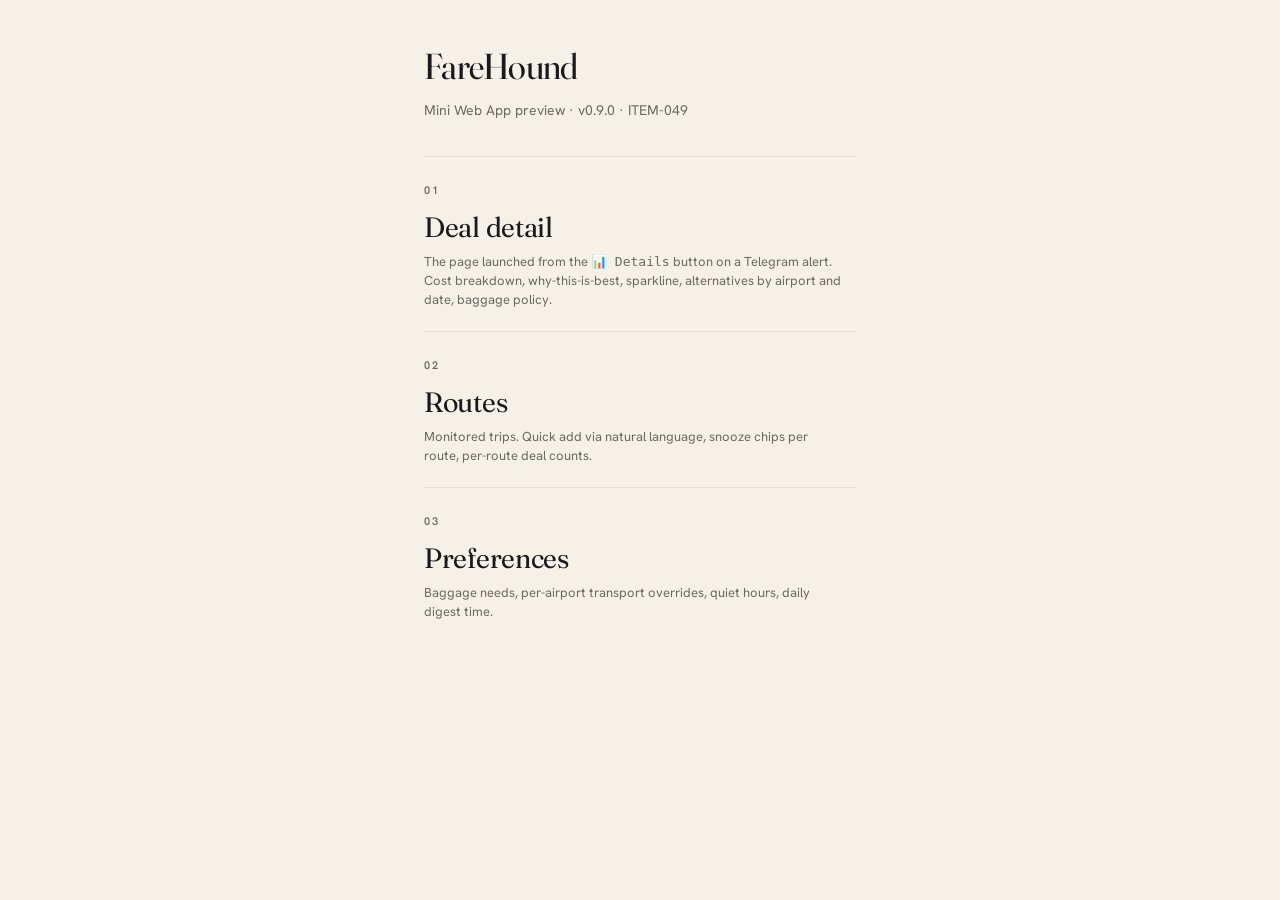
<file: frontend/index.html>
<!doctype html>
<html lang="en">
<head>
  <meta charset="utf-8" />
  <meta name="viewport" content="width=device-width, initial-scale=1, viewport-fit=cover" />
  <title>FareHound · Mini Web App preview</title>
  <link rel="stylesheet" href="style.css" />
</head>
<body>
<main class="preview-index">
  <h1>FareHound</h1>
  <p class="lede">Mini Web App preview · v0.9.0 · ITEM-049</p>

  <ol>
    <li>
      <a href="deal.html">Deal detail</a>
      <p>The page launched from the <code>📊 Details</code> button on a Telegram alert. Cost breakdown, why-this-is-best, sparkline, alternatives by airport and date, baggage policy.</p>
    </li>
    <li>
      <a href="routes.html">Routes</a>
      <p>Monitored trips. Quick add via natural language, snooze chips per route, per-route deal counts.</p>
    </li>
    <li>
      <a href="settings.html">Preferences</a>
      <p>Baggage needs, per-airport transport overrides, quiet hours, daily digest time.</p>
    </li>
  </ol>
</main>
</body>
</html>
</file>
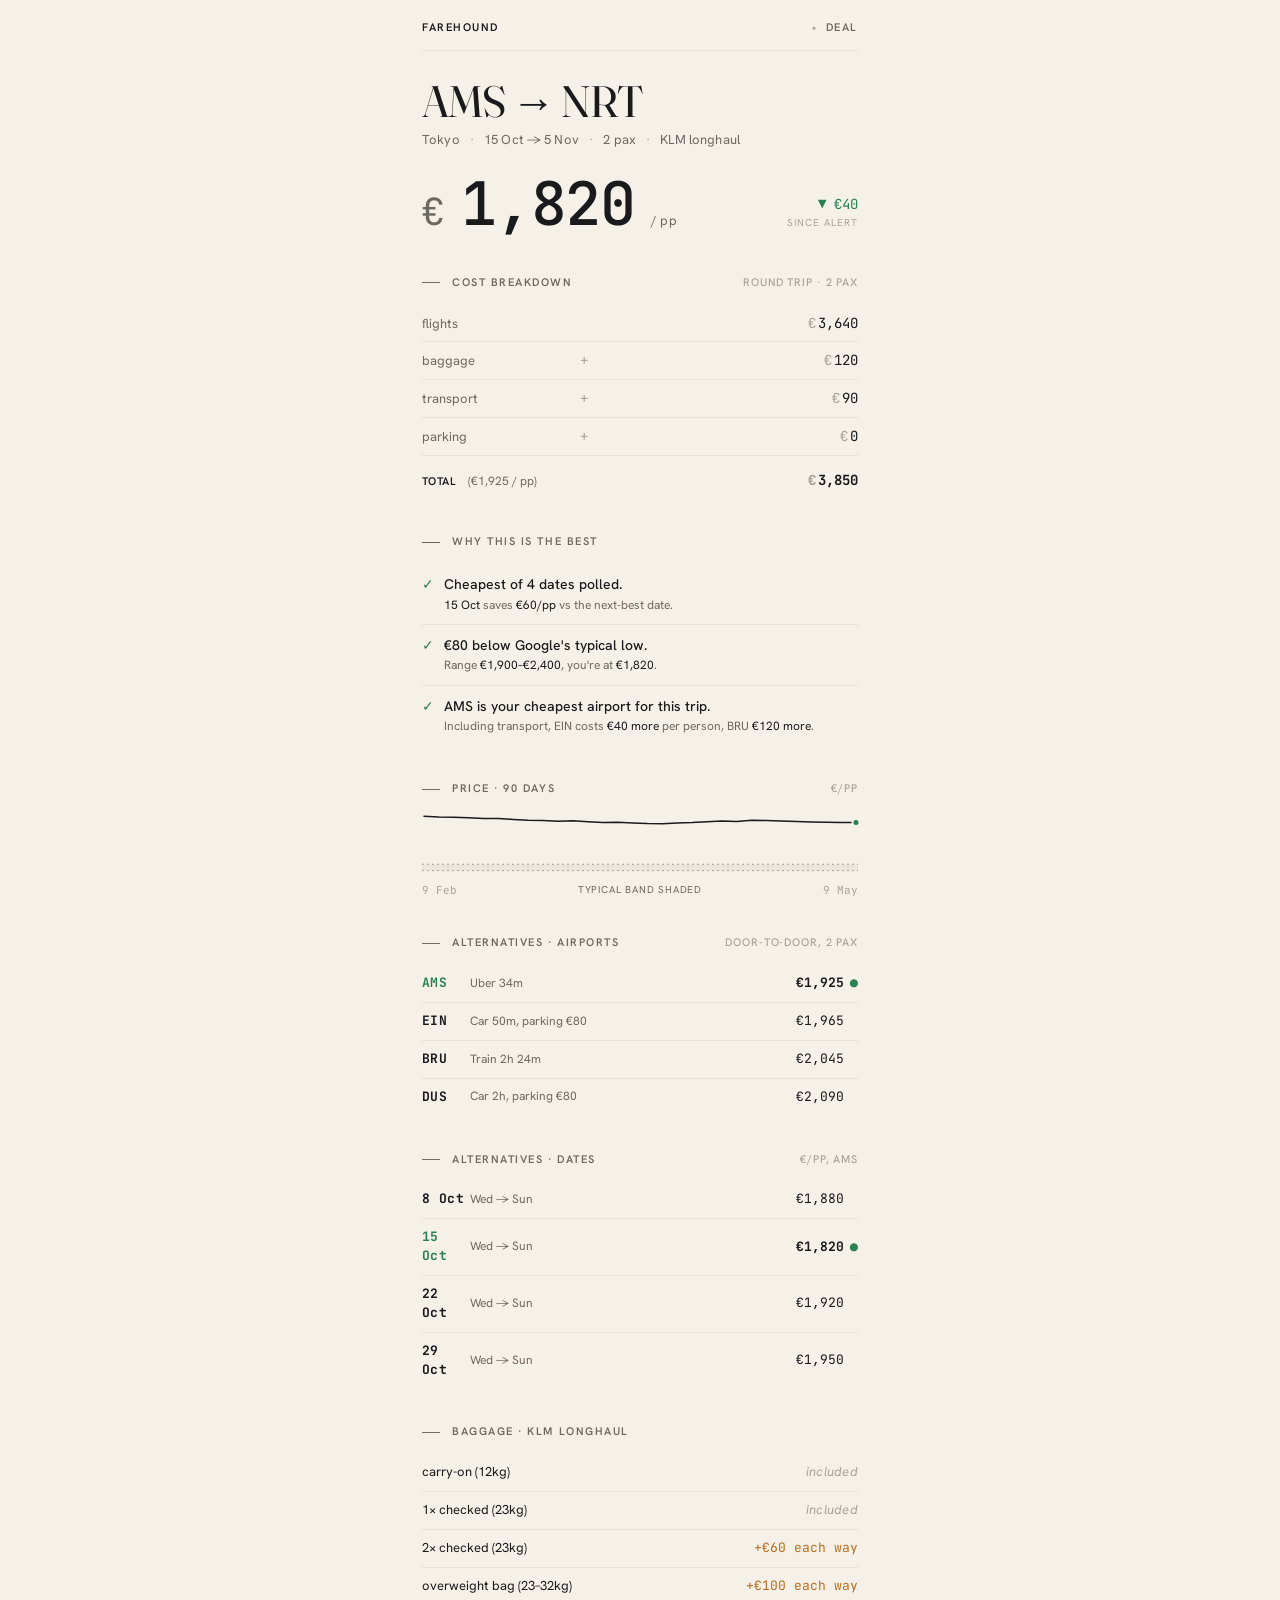
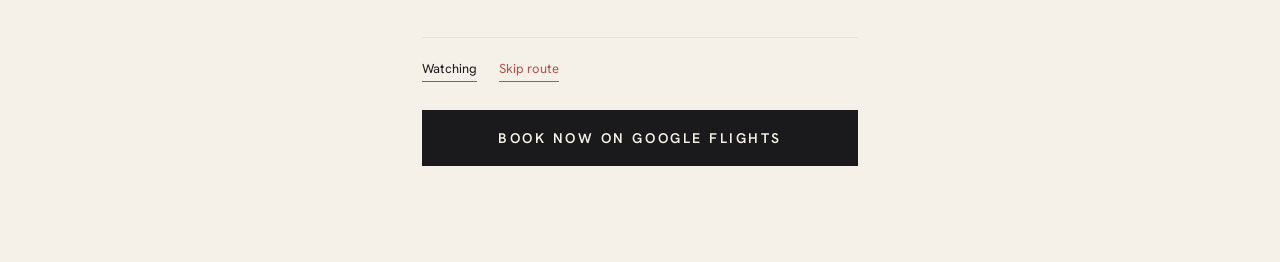
<file: frontend/deal.html>
<!doctype html>
<html lang="en">
<head>
  <meta charset="utf-8" />
  <meta name="viewport" content="width=device-width, initial-scale=1, viewport-fit=cover" />
  <title>AMS → NRT · FareHound</title>
  <link rel="stylesheet" href="style.css" />
  <script src="https://telegram.org/js/telegram-web-app.js"></script>
</head>
<body
  data-back="true"
  data-deal-id="d_ams_nrt_2026-10-15"
  data-book-url="https://www.google.com/travel/flights?q=Flights%20to%20Tokyo%20from%20Amsterdam%20on%202026-10-15%20through%202026-11-05"
>
<main class="app">

  <!-- top bar -->
  <header class="topbar">
    <span class="brand">FareHound</span>
    <span class="crumb">Deal</span>
  </header>

  <!-- hero -->
  <section class="hero">
    <h1 class="display">AMS → NRT</h1>
    <p class="metadata">
      Tokyo
      <span class="sep"></span> 15 Oct → 5 Nov
      <span class="sep"></span> 2 pax
      <span class="sep"></span> KLM longhaul
    </p>

    <div class="price-hero">
      <span class="currency">€</span>
      <span class="amount">1,820</span>
      <span class="unit">/ pp</span>
      <span class="delta delta-positive">
        <span>▼ €40</span>
        <span class="label">since alert</span>
      </span>
    </div>
  </section>

  <!-- cost breakdown -->
  <section class="section">
    <div class="section-label">
      <span>Cost breakdown</span>
      <span class="meta">round trip · 2 pax</span>
    </div>

    <table class="ledger">
      <tbody>
        <tr class="expandable">
          <td class="label-cell">flights</td>
          <td class="op"></td>
          <td class="num"><span class="currency">€</span>3,640</td>
        </tr>
        <tr class="expansion">
          <td colspan="3">€1,820/pp × 2 — KLM, 1 stop via DOH, 14h 35m total</td>
        </tr>

        <tr class="expandable">
          <td class="label-cell">baggage</td>
          <td class="op">+</td>
          <td class="num"><span class="currency">€</span>120</td>
        </tr>
        <tr class="expansion">
          <td colspan="3">2× checked 23kg, both directions. Carry-on and 1× checked included by KLM longhaul.</td>
        </tr>

        <tr class="expandable">
          <td class="label-cell">transport</td>
          <td class="op">+</td>
          <td class="num"><span class="currency">€</span>90</td>
        </tr>
        <tr class="expansion">
          <td colspan="3">Uber from The Hague to AMS, €45 each direction × 2 trips.</td>
        </tr>

        <tr class="expandable">
          <td class="label-cell">parking</td>
          <td class="op">+</td>
          <td class="num"><span class="currency">€</span>0</td>
        </tr>
        <tr class="expansion">
          <td colspan="3">No parking — Uber drop-off, no airport parking required.</td>
        </tr>

        <tr class="total-row">
          <td class="label-cell">
            total
            <span class="annotation">(€1,925 / pp)</span>
          </td>
          <td class="op"></td>
          <td class="num"><span class="currency">€</span>3,850</td>
        </tr>
      </tbody>
    </table>
  </section>

  <!-- why this is the best -->
  <section class="section">
    <div class="section-label">
      <span>Why this is the best</span>
    </div>
    <ul class="reasoning">
      <li>
        <span class="check">✓</span>
        <div>
          <div class="headline">Cheapest of 4 dates polled.</div>
          <div class="detail">
            <span class="num">15 Oct</span> saves <span class="num">€60/pp</span> vs the next-best date.
          </div>
        </div>
      </li>
      <li>
        <span class="check">✓</span>
        <div>
          <div class="headline">€80 below Google's typical low.</div>
          <div class="detail">
            Range <span class="num">€1,900–€2,400</span>, you're at <span class="num">€1,820</span>.
          </div>
        </div>
      </li>
      <li>
        <span class="check">✓</span>
        <div>
          <div class="headline">AMS is your cheapest airport for this trip.</div>
          <div class="detail">
            Including transport, EIN costs <span class="num">€40 more</span> per person, BRU <span class="num">€120 more</span>.
          </div>
        </div>
      </li>
    </ul>
  </section>

  <!-- price history -->
  <section class="section">
    <div class="section-label">
      <span>Price · 90 days</span>
      <span class="meta">€/pp</span>
    </div>

    <div class="sparkline-wrap">
      <svg class="sparkline" data-typical-low="620" data-typical-high="780"></svg>
      <div class="sparkline-axis">
        <span>9 Feb</span>
        <span class="center">typical band shaded</span>
        <span>9 May</span>
      </div>
    </div>

    <!-- Inline mock data: 30 representative samples across the 90 days, with current at the end -->
    <script type="application/json" id="price-history">
      [
        ["2026-02-09", 1980],
        ["2026-02-12", 1960],
        ["2026-02-15", 1955],
        ["2026-02-18", 1940],
        ["2026-02-22", 1920],
        ["2026-02-25", 1925],
        ["2026-02-28", 1900],
        ["2026-03-04", 1880],
        ["2026-03-07", 1870],
        ["2026-03-11", 1855],
        ["2026-03-14", 1865],
        ["2026-03-18", 1840],
        ["2026-03-22", 1820],
        ["2026-03-25", 1830],
        ["2026-03-29", 1810],
        ["2026-04-01", 1795],
        ["2026-04-04", 1790],
        ["2026-04-08", 1810],
        ["2026-04-11", 1820],
        ["2026-04-14", 1840],
        ["2026-04-18", 1860],
        ["2026-04-21", 1850],
        ["2026-04-24", 1880],
        ["2026-04-27", 1870],
        ["2026-04-30", 1860],
        ["2026-05-03", 1845],
        ["2026-05-06", 1835],
        ["2026-05-08", 1830],
        ["2026-05-09", 1825],
        ["2026-05-10", 1820]
      ]
    </script>
  </section>

  <!-- alternatives — airports -->
  <section class="section">
    <div class="section-label">
      <span>Alternatives · airports</span>
      <span class="meta">door-to-door, 2 pax</span>
    </div>

    <table class="alts">
      <tbody>
        <tr class="is-current is-best">
          <td class="code">AMS</td>
          <td class="desc">Uber 34m</td>
          <td class="total"><span class="currency">€</span>1,925</td>
          <td class="marker">●</td>
        </tr>
        <tr>
          <td class="code">EIN</td>
          <td class="desc">Car 50m, parking €80</td>
          <td class="total"><span class="currency">€</span>1,965</td>
          <td class="marker"></td>
        </tr>
        <tr>
          <td class="code">BRU</td>
          <td class="desc">Train 2h 24m</td>
          <td class="total"><span class="currency">€</span>2,045</td>
          <td class="marker"></td>
        </tr>
        <tr>
          <td class="code">DUS</td>
          <td class="desc">Car 2h, parking €80</td>
          <td class="total"><span class="currency">€</span>2,090</td>
          <td class="marker"></td>
        </tr>
      </tbody>
    </table>
  </section>

  <!-- alternatives — dates -->
  <section class="section">
    <div class="section-label">
      <span>Alternatives · dates</span>
      <span class="meta">€/pp, AMS</span>
    </div>

    <table class="alts">
      <tbody>
        <tr>
          <td class="code">8 Oct</td>
          <td class="desc">Wed → Sun</td>
          <td class="total"><span class="currency">€</span>1,880</td>
          <td class="marker"></td>
        </tr>
        <tr class="is-current is-best">
          <td class="code">15 Oct</td>
          <td class="desc">Wed → Sun</td>
          <td class="total"><span class="currency">€</span>1,820</td>
          <td class="marker">●</td>
        </tr>
        <tr>
          <td class="code">22 Oct</td>
          <td class="desc">Wed → Sun</td>
          <td class="total"><span class="currency">€</span>1,920</td>
          <td class="marker"></td>
        </tr>
        <tr>
          <td class="code">29 Oct</td>
          <td class="desc">Wed → Sun</td>
          <td class="total"><span class="currency">€</span>1,950</td>
          <td class="marker"></td>
        </tr>
      </tbody>
    </table>
  </section>

  <!-- baggage policy -->
  <section class="section">
    <div class="section-label">
      <span>Baggage · KLM longhaul</span>
    </div>
    <ul class="baggage">
      <li>
        <span class="item">carry-on (12kg)</span>
        <span class="cost included">included</span>
      </li>
      <li>
        <span class="item">1× checked (23kg)</span>
        <span class="cost included">included</span>
      </li>
      <li>
        <span class="item">2× checked (23kg)</span>
        <span class="cost surcharge">+€60 each way</span>
      </li>
      <li>
        <span class="item">overweight bag (23–32kg)</span>
        <span class="cost surcharge">+€100 each way</span>
      </li>
    </ul>
  </section>

  <!-- secondary actions (book is on the Telegram MainButton) -->
  <div class="secondary-actions">
    <button class="action" data-action="watch">Watching</button>
    <button class="action danger" data-action="skip">Skip route</button>
  </div>

  <!-- fallback main button: hidden when running inside Telegram -->
  <button
    class="main-button"
    onclick="window.open(document.body.dataset.bookUrl,'_blank')"
  >Book now on Google Flights</button>

</main>
<script src="app.js"></script>
</body>
</html>
</file>
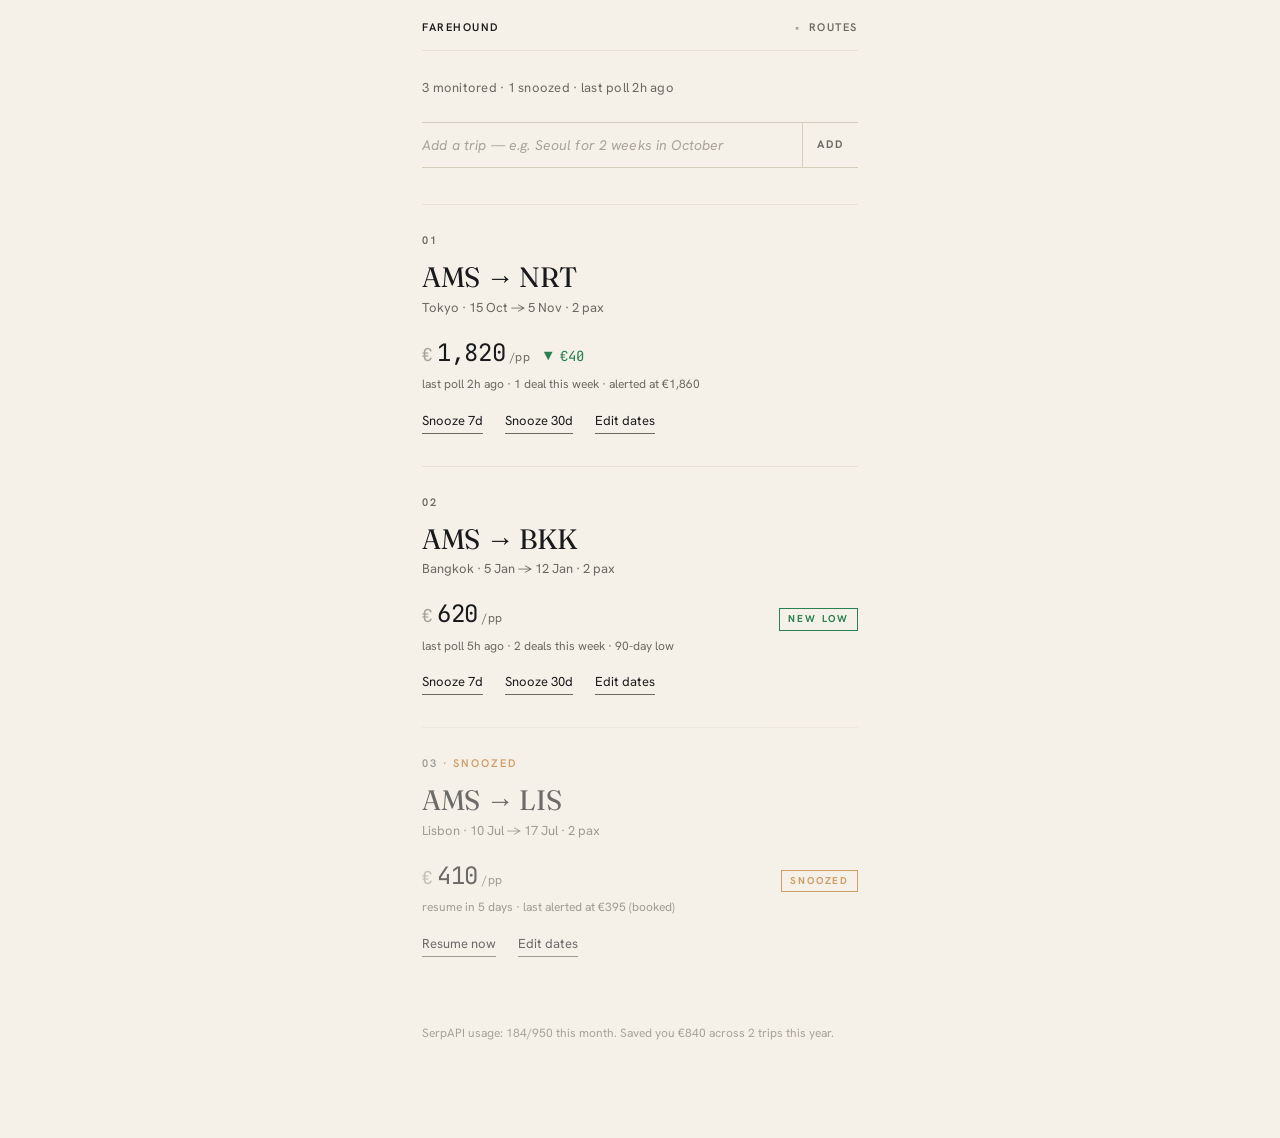
<file: frontend/routes.html>
<!doctype html>
<html lang="en">
<head>
  <meta charset="utf-8" />
  <meta name="viewport" content="width=device-width, initial-scale=1, viewport-fit=cover" />
  <title>Routes · FareHound</title>
  <link rel="stylesheet" href="style.css" />
  <script src="https://telegram.org/js/telegram-web-app.js"></script>
</head>
<body data-back="false">
<main class="app">

  <header class="topbar">
    <span class="brand">FareHound</span>
    <span class="crumb">Routes</span>
  </header>

  <p class="routes-count">3 monitored · 1 snoozed · last poll 2h ago</p>

  <form class="add-route-form" id="add-trip-form" autocomplete="off">
    <input
      class="add-route"
      type="text"
      id="add-trip-input"
      placeholder="Add a trip — e.g. Seoul for 2 weeks in October"
      aria-label="Add a trip in plain language"
      required
    />
    <button type="submit" class="add-route-submit" aria-label="Parse trip">Add</button>
  </form>

  <!-- Parse-confirm card: appears after the user submits the input. Mock parser
       echoes the typed text as if Claude returned a structured trip. -->
  <section class="parse-confirm" id="parse-confirm" hidden>
    <div class="parse-confirm-status">Parsed</div>
    <h3 class="parse-confirm-name" id="pc-name">AMS → ICN</h3>
    <p class="parse-confirm-meta" id="pc-meta">Seoul · 2 weeks in October · 2 pax</p>
    <p class="parse-confirm-note">
      Claude turned your text into this trip. <a href="#" id="pc-show-original">view original</a>
    </p>
    <p class="parse-confirm-original" id="pc-original" hidden></p>
    <div class="parse-confirm-actions">
      <button class="action" id="pc-confirm">Confirm &amp; monitor</button>
      <button class="action" id="pc-edit">Edit text</button>
      <button class="action danger" id="pc-cancel">Cancel</button>
    </div>
  </section>

  <!-- Routes list — new cards prepend here -->
  <div id="routes-list">

  <!-- 01 -->
  <article class="route-card" data-route-id="ams_nrt">
    <div class="ordinal">01</div>
    <h2 class="name"><a href="deal.html">AMS → NRT</a></h2>
    <div class="meta-line">Tokyo · 15 Oct → 5 Nov · 2 pax</div>

    <div class="price-row">
      <span class="price">
        <span class="currency">€</span>1,820<span class="unit">/pp</span>
      </span>
      <span class="delta delta-positive number">▼ €40</span>
    </div>
    <div class="footnote">last poll 2h ago · 1 deal this week · alerted at €1,860</div>

    <div class="actions">
      <button class="action" data-snooze="7">Snooze 7d</button>
      <button class="action" data-snooze="30">Snooze 30d</button>
      <button class="action">Edit dates</button>
    </div>
  </article>

  <!-- 02 -->
  <article class="route-card" data-route-id="ams_bkk">
    <div class="ordinal">02</div>
    <h2 class="name"><a href="deal.html">AMS → BKK</a></h2>
    <div class="meta-line">Bangkok · 5 Jan → 12 Jan · 2 pax</div>

    <div class="price-row">
      <span class="price">
        <span class="currency">€</span>620<span class="unit">/pp</span>
      </span>
      <span class="badge badge-positive">New low</span>
    </div>
    <div class="footnote">last poll 5h ago · 2 deals this week · 90-day low</div>

    <div class="actions">
      <button class="action" data-snooze="7">Snooze 7d</button>
      <button class="action" data-snooze="30">Snooze 30d</button>
      <button class="action">Edit dates</button>
    </div>
  </article>

  <!-- 03 — snoozed -->
  <article class="route-card is-snoozed" data-route-id="ams_lis">
    <div class="ordinal">03</div>
    <h2 class="name"><a href="deal.html">AMS → LIS</a></h2>
    <div class="meta-line">Lisbon · 10 Jul → 17 Jul · 2 pax</div>

    <div class="price-row">
      <span class="price">
        <span class="currency">€</span>410<span class="unit">/pp</span>
      </span>
      <span class="badge badge-warning">Snoozed</span>
    </div>
    <div class="footnote">resume in 5 days · last alerted at €395 (booked)</div>

    <div class="actions">
      <button class="action" data-unsnooze>Resume now</button>
      <button class="action">Edit dates</button>
    </div>
  </article>

  </div><!-- /#routes-list -->

  <!-- footer note -->
  <section class="section">
    <p class="footnote" style="font-family: var(--sans); font-size:12px; color: var(--text-faint); margin-top: 24px;">
      SerpAPI usage: 184/950 this month. Saved you €840 across 2 trips this year.
    </p>
  </section>

</main>

<!-- Add-trip flow: parse, confirm, prepend a placeholder card. Fully mocked locally;
     production uses Claude to parse the input and POSTs the parsed trip to /api/routes. -->
<script>
  (function () {
    const form = document.getElementById("add-trip-form");
    const input = document.getElementById("add-trip-input");
    const card = document.getElementById("parse-confirm");
    const pcName = document.getElementById("pc-name");
    const pcMeta = document.getElementById("pc-meta");
    const pcOriginal = document.getElementById("pc-original");
    const pcShowOriginal = document.getElementById("pc-show-original");
    const list = document.getElementById("routes-list");
    let lastInput = "";

    // Canned parses keyed by a substring match on the input. Real version sends
    // the text to Claude and gets back structured fields.
    const CANNED = [
      { match: /tokyo|nrt|narita|haneda|hnd/i, origin: "AMS", dest: "NRT", city: "Tokyo", pax: 2 },
      { match: /seoul|icn|incheon|south korea/i, origin: "AMS", dest: "ICN", city: "Seoul", pax: 2 },
      { match: /bangkok|bkk|thailand/i, origin: "AMS", dest: "BKK", city: "Bangkok", pax: 2 },
      { match: /lisbon|lis|portugal/i, origin: "AMS", dest: "LIS", city: "Lisbon", pax: 2 },
      { match: /barcelona|bcn|spain/i, origin: "AMS", dest: "BCN", city: "Barcelona", pax: 2 },
      { match: /new york|nyc|jfk/i, origin: "AMS", dest: "JFK", city: "New York", pax: 2 },
    ];

    function parseTrip(text) {
      const found = CANNED.find((c) => c.match.test(text));
      if (found) return found;
      return { origin: "AMS", dest: "???", city: "Unrecognised destination", pax: 2 };
    }

    function inferDates(text) {
      const month = text.match(/\b(jan|feb|mar|apr|may|jun|jul|aug|sep|oct|nov|dec)[a-z]*\b/i);
      const weeks = text.match(/(\d+)\s*weeks?/i);
      const days = text.match(/(\d+)\s*days?/i);
      const monthStr = month ? month[0].slice(0, 3).replace(/^./, (c) => c.toUpperCase()) : null;
      let dur = "";
      if (weeks) dur = `${weeks[1]} week${weeks[1] === "1" ? "" : "s"}`;
      else if (days) dur = `${days[1]} days`;
      const parts = [dur, monthStr ? `in ${monthStr}` : null].filter(Boolean);
      return parts.length ? parts.join(" ") : "dates flexible";
    }

    function makeNode(tag, className, text) {
      const node = document.createElement(tag);
      if (className) node.className = className;
      if (text != null) node.textContent = text;
      return node;
    }

    form.addEventListener("submit", (e) => {
      e.preventDefault();
      const text = input.value.trim();
      if (!text) return;
      lastInput = text;

      const t = parseTrip(text);
      const dates = inferDates(text);

      pcName.textContent = `${t.origin} → ${t.dest}`;
      pcMeta.textContent = `${t.city} · ${dates} · ${t.pax} pax`;
      pcOriginal.textContent = `"${text}"`;
      pcOriginal.hidden = true;
      pcShowOriginal.textContent = "view original";

      card.hidden = false;
      card.scrollIntoView({ behavior: "smooth", block: "center" });
    });

    pcShowOriginal.addEventListener("click", (e) => {
      e.preventDefault();
      const open = !pcOriginal.hidden;
      pcOriginal.hidden = open;
      pcShowOriginal.textContent = open ? "view original" : "hide original";
    });

    document.getElementById("pc-cancel").addEventListener("click", () => {
      card.hidden = true;
    });

    document.getElementById("pc-edit").addEventListener("click", () => {
      card.hidden = true;
      input.focus();
      input.select();
    });

    document.getElementById("pc-confirm").addEventListener("click", () => {
      // Build a placeholder card via safe DOM construction. In production the
      // backend POST returns the new route_id and we redirect to the deal page
      // once the first poll lands.
      const t = parseTrip(lastInput);
      const dates = inferDates(lastInput);
      const ordinal = String(list.querySelectorAll(".route-card").length + 1).padStart(2, "0");

      const article = makeNode("article", "route-card is-pending");
      article.appendChild(makeNode("div", "ordinal", `${ordinal} · NEW`));
      article.appendChild(makeNode("h2", "name", `${t.origin} → ${t.dest}`));
      article.appendChild(makeNode("div", "meta-line", `${t.city} · ${dates} · ${t.pax} pax`));

      const priceRow = makeNode("div", "price-row");
      priceRow.appendChild(makeNode("span", "price pending", "checking prices…"));
      article.appendChild(priceRow);

      article.appendChild(makeNode("div", "footnote",
        "first poll runs immediately · expect a price within ~30 seconds"));

      list.prepend(article);
      card.hidden = true;
      input.value = "";

      if (window.Telegram && window.Telegram.WebApp && window.Telegram.WebApp.HapticFeedback) {
        window.Telegram.WebApp.HapticFeedback.notificationOccurred("success");
      }

      // Renumber ordinals so the sequence stays clean.
      list.querySelectorAll(".route-card").forEach((node, i) => {
        const o = node.querySelector(".ordinal");
        if (!o) return;
        const num = String(i + 1).padStart(2, "0");
        if (node.classList.contains("is-pending")) o.textContent = `${num} · NEW`;
        else o.textContent = num;
      });
    });
  })();
</script>

<script src="app.js"></script>
</body>
</html>
</file>
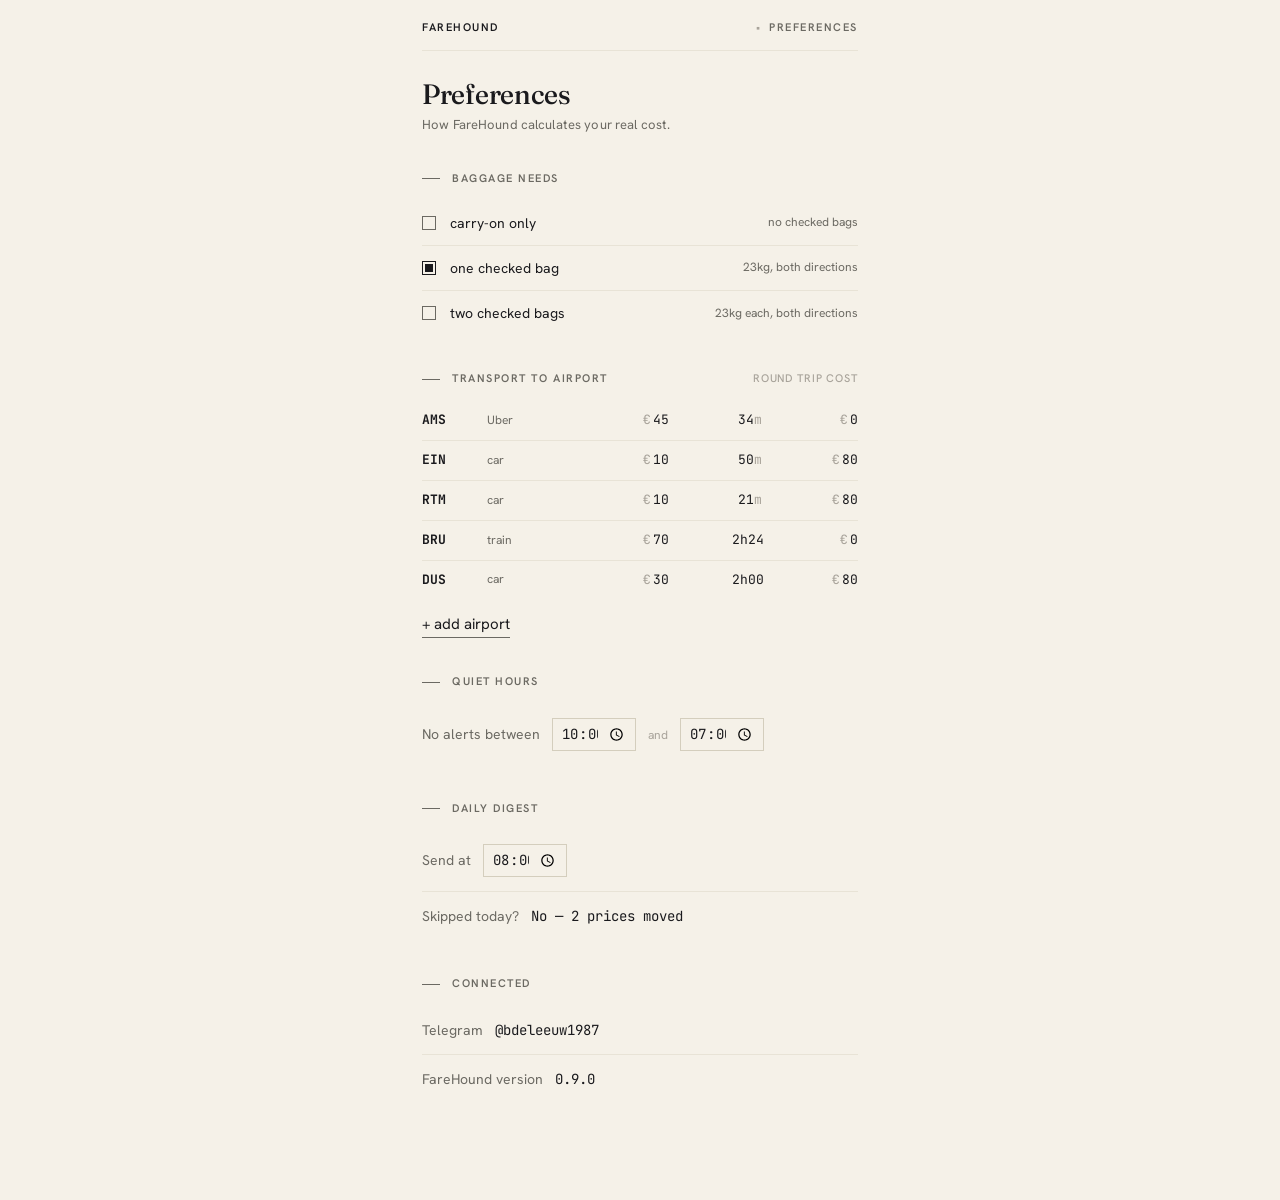
<file: frontend/settings.html>
<!doctype html>
<html lang="en">
<head>
  <meta charset="utf-8" />
  <meta name="viewport" content="width=device-width, initial-scale=1, viewport-fit=cover" />
  <title>Preferences · FareHound</title>
  <link rel="stylesheet" href="style.css" />
  <script src="https://telegram.org/js/telegram-web-app.js"></script>
</head>
<body data-back="true">
<main class="app">

  <header class="topbar">
    <span class="brand">FareHound</span>
    <span class="crumb">Preferences</span>
  </header>

  <h1 class="display-sm" style="margin-top: 8px;">Preferences</h1>
  <p class="metadata">How FareHound calculates your real cost.</p>

  <!-- baggage needs -->
  <section class="section">
    <div class="section-label"><span>Baggage needs</span></div>
    <div class="radio-group" data-name="baggage_needs">
      <label class="radio-row">
        <span class="dot"></span>
        <span class="label">carry-on only</span>
        <span class="desc">no checked bags</span>
      </label>
      <label class="radio-row is-selected">
        <span class="dot"></span>
        <span class="label">one checked bag</span>
        <span class="desc">23kg, both directions</span>
      </label>
      <label class="radio-row">
        <span class="dot"></span>
        <span class="label">two checked bags</span>
        <span class="desc">23kg each, both directions</span>
      </label>
    </div>
  </section>

  <!-- transport per airport -->
  <section class="section">
    <div class="section-label">
      <span>Transport to airport</span>
      <span class="meta">round trip cost</span>
    </div>

    <table class="transport-table">
      <tbody>
        <tr>
          <td class="code">AMS</td>
          <td class="mode">Uber</td>
          <td class="num"><span class="currency">€</span>45</td>
          <td class="num">34<span class="unit-label">m</span></td>
          <td class="num"><span class="currency">€</span>0</td>
        </tr>
        <tr>
          <td class="code">EIN</td>
          <td class="mode">car</td>
          <td class="num"><span class="currency">€</span>10</td>
          <td class="num">50<span class="unit-label">m</span></td>
          <td class="num"><span class="currency">€</span>80</td>
        </tr>
        <tr>
          <td class="code">RTM</td>
          <td class="mode">car</td>
          <td class="num"><span class="currency">€</span>10</td>
          <td class="num">21<span class="unit-label">m</span></td>
          <td class="num"><span class="currency">€</span>80</td>
        </tr>
        <tr>
          <td class="code">BRU</td>
          <td class="mode">train</td>
          <td class="num"><span class="currency">€</span>70</td>
          <td class="num">2h24</td>
          <td class="num"><span class="currency">€</span>0</td>
        </tr>
        <tr>
          <td class="code">DUS</td>
          <td class="mode">car</td>
          <td class="num"><span class="currency">€</span>30</td>
          <td class="num">2h00</td>
          <td class="num"><span class="currency">€</span>80</td>
        </tr>
      </tbody>
    </table>
    <p style="margin-top: 14px;">
      <button class="action">+ add airport</button>
    </p>
  </section>

  <!-- quiet hours -->
  <section class="section">
    <div class="section-label"><span>Quiet hours</span></div>
    <div class="field-row">
      <span class="label">No alerts between</span>
      <input type="time" value="22:00" />
      <span class="between">and</span>
      <input type="time" value="07:00" />
    </div>
  </section>

  <!-- daily digest -->
  <section class="section">
    <div class="section-label"><span>Daily digest</span></div>
    <div class="field-row">
      <span class="label">Send at</span>
      <input type="time" value="08:00" />
    </div>
    <div class="field-row">
      <span class="label">Skipped today?</span>
      <span class="value">No — 2 prices moved</span>
    </div>
  </section>

  <!-- connected -->
  <section class="section">
    <div class="section-label"><span>Connected</span></div>
    <div class="field-row">
      <span class="label">Telegram</span>
      <span class="value">@bdeleeuw1987</span>
    </div>
    <div class="field-row">
      <span class="label">FareHound version</span>
      <span class="value">0.9.0</span>
    </div>
  </section>

</main>
<script>
  // Radio-row selection (single-select within a group)
  document.querySelectorAll(".radio-group").forEach((group) => {
    group.querySelectorAll(".radio-row").forEach((row) => {
      row.addEventListener("click", () => {
        group.querySelectorAll(".radio-row").forEach((r) => r.classList.remove("is-selected"));
        row.classList.add("is-selected");
        if (window.Telegram?.WebApp?.HapticFeedback) {
          window.Telegram.WebApp.HapticFeedback.selectionChanged();
        }
      });
    });
  });
</script>
<script src="app.js"></script>
</body>
</html>
</file>
<file: frontend/style.css>
/* ============================================================
   FareHound — Mini Web App
   "A flight ledger." Editorial, hairline, monospace numbers.
   ============================================================ */

@import url("https://fonts.googleapis.com/css2?family=Fraunces:opsz,wght@9..144,400;9..144,500;9..144,600&family=Hanken+Grotesk:wght@400;500;600;700&family=JetBrains+Mono:wght@400;500;700&display=swap");

/* ----- THEME ----- */

:root {
  /* Defaults — overridden by Telegram themeParams when running inside Telegram */
  --bg: #0d0e10;
  --bg-elev: #16181c;
  --text: #e8e3d6;
  --text-dim: #8b8478;
  --text-faint: #5a5650;
  --rule: #1f2227;
  --rule-strong: #2c2f36;
  --positive: #5fdc8b;
  --warning: #f0a55a;
  --negative: #d96666;
  --button-bg: #e8e3d6;
  --button-text: #0d0e10;

  /* Telegram overrides — fall back to our palette */
  --bg: var(--tg-theme-bg-color, #0d0e10);
  --text: var(--tg-theme-text-color, #e8e3d6);
  --text-dim: var(--tg-theme-hint-color, #8b8478);
  --button-bg: var(--tg-theme-button-color, #e8e3d6);
  --button-text: var(--tg-theme-button-text-color, #0d0e10);

  --serif: "Fraunces", "Times New Roman", serif;
  --sans: "Hanken Grotesk", system-ui, -apple-system, sans-serif;
  --mono: "JetBrains Mono", "Menlo", "Consolas", monospace;
}

/* Light-theme override — when Telegram or system prefers light */
@media (prefers-color-scheme: light) {
  :root {
    --bg: #f5f1e8;
    --bg-elev: #ffffff;
    --text: #1a1a1d;
    --text-dim: #6b6962;
    --text-faint: #a8a39a;
    --rule: #e8e3d6;
    --rule-strong: #d4cebd;
    --positive: #2a8050;
    --warning: #b86d1c;
    --negative: #a83333;
    --button-bg: #1a1a1d;
    --button-text: #f5f1e8;

    --bg: var(--tg-theme-bg-color, #f5f1e8);
    --text: var(--tg-theme-text-color, #1a1a1d);
    --text-dim: var(--tg-theme-hint-color, #6b6962);
    --button-bg: var(--tg-theme-button-color, #1a1a1d);
    --button-text: var(--tg-theme-button-text-color, #f5f1e8);
  }
}

/* ----- RESET ----- */

*, *::before, *::after {
  box-sizing: border-box;
  margin: 0;
  padding: 0;
  -webkit-tap-highlight-color: transparent;
}

html {
  font-size: 16px;
  -webkit-text-size-adjust: 100%;
}

body {
  background: var(--bg);
  color: var(--text);
  font-family: var(--sans);
  font-size: 15px;
  line-height: 1.45;
  font-feature-settings: "ss01", "ss02", "cv11";
  -webkit-font-smoothing: antialiased;
  text-rendering: optimizeLegibility;
  min-height: 100vh;
  /* Safe area for Telegram status bar */
  padding-top: env(safe-area-inset-top);
  padding-bottom: env(safe-area-inset-bottom);
}

button, input, select, textarea {
  font: inherit;
  color: inherit;
  background: transparent;
  border: 0;
  outline: 0;
}

a {
  color: inherit;
  text-decoration: none;
  border-bottom: 1px solid currentColor;
  border-bottom-color: var(--text-dim);
  padding-bottom: 1px;
  transition: border-color 120ms ease;
}

a:hover, a:focus-visible {
  border-bottom-color: var(--text);
}

/* ----- LAYOUT ----- */

.app {
  max-width: 480px;
  margin: 0 auto;
  padding: 20px 22px 96px;  /* extra bottom for Telegram MainButton clearance */
  position: relative;
}

/* Top bar — minimal, just brand + page label */
.topbar {
  display: flex;
  align-items: baseline;
  justify-content: space-between;
  font-family: var(--sans);
  font-size: 11px;
  font-weight: 600;
  letter-spacing: 0.14em;
  text-transform: uppercase;
  color: var(--text-dim);
  padding-bottom: 14px;
  border-bottom: 1px solid var(--rule);
  margin-bottom: 28px;
}

.topbar .brand {
  color: var(--text);
}

.topbar .crumb::before {
  content: "•";
  margin: 0 8px;
  color: var(--text-faint);
}

/* Section header — a hairline + tracked all-caps label */
.section {
  margin-top: 36px;
}

.section-label {
  display: flex;
  align-items: center;
  gap: 12px;
  font-family: var(--sans);
  font-size: 11px;
  font-weight: 600;
  letter-spacing: 0.14em;
  text-transform: uppercase;
  color: var(--text-dim);
  margin-bottom: 14px;
}

.section-label::before {
  content: "";
  display: block;
  width: 18px;
  height: 1px;
  background: var(--text-dim);
}

.section-label .meta {
  margin-left: auto;
  color: var(--text-faint);
  font-weight: 500;
  letter-spacing: 0.08em;
}

/* ----- TYPE ----- */

.display {
  font-family: var(--serif);
  font-weight: 400;
  font-size: 44px;
  line-height: 1.04;
  letter-spacing: -0.02em;
  font-variation-settings: "opsz" 100;
}

.display-sm {
  font-family: var(--serif);
  font-weight: 500;
  font-size: 28px;
  line-height: 1.1;
  letter-spacing: -0.01em;
  font-variation-settings: "opsz" 60;
}

.metadata {
  color: var(--text-dim);
  font-size: 13px;
  letter-spacing: 0.01em;
  margin-top: 6px;
}

.metadata .sep::before {
  content: "·";
  margin: 0 7px;
  color: var(--text-faint);
}

/* Numerical heroes — JetBrains Mono, tabular */
.number {
  font-family: var(--mono);
  font-variant-numeric: tabular-nums;
  font-feature-settings: "zero", "tnum";
}

.price-hero {
  display: flex;
  align-items: baseline;
  gap: 16px;
  margin-top: 24px;
  margin-bottom: 6px;
}

.price-hero .currency {
  font-family: var(--mono);
  font-size: 38px;
  font-weight: 400;
  color: var(--text-dim);
}

.price-hero .amount {
  font-family: var(--mono);
  font-size: 60px;
  font-weight: 500;
  letter-spacing: -0.02em;
  line-height: 1;
  color: var(--text);
  font-variant-numeric: tabular-nums;
}

.price-hero .unit {
  font-family: var(--sans);
  font-size: 13px;
  color: var(--text-dim);
  letter-spacing: 0.04em;
  text-transform: lowercase;
  align-self: flex-end;
  margin-bottom: 8px;
}

.price-hero .delta {
  margin-left: auto;
  text-align: right;
  align-self: flex-end;
  margin-bottom: 8px;
}

.delta {
  font-family: var(--mono);
  font-size: 14px;
  font-variant-numeric: tabular-nums;
  display: inline-flex;
  flex-direction: column;
  align-items: flex-end;
  gap: 2px;
}

.delta-positive { color: var(--positive); }
.delta-negative { color: var(--negative); }

.delta .label {
  font-family: var(--sans);
  font-size: 10px;
  letter-spacing: 0.1em;
  text-transform: uppercase;
  color: var(--text-faint);
}

/* ----- LEDGER TABLES ----- */

.ledger {
  width: 100%;
  font-family: var(--mono);
  font-variant-numeric: tabular-nums;
  font-size: 14px;
  border-collapse: collapse;
}

.ledger td {
  padding: 8px 0;
  border-bottom: 1px solid var(--rule);
  vertical-align: baseline;
}

.ledger tr:last-child td {
  border-bottom: 0;
}

.ledger .label-cell {
  font-family: var(--sans);
  color: var(--text-dim);
  font-size: 13px;
  width: 35%;
}

.ledger .op {
  width: 18px;
  color: var(--text-faint);
  text-align: center;
}

.ledger .num {
  text-align: right;
  white-space: nowrap;
}

.ledger .num .currency {
  color: var(--text-faint);
  margin-right: 2px;
}

.ledger .total-row td {
  padding-top: 14px;
  border-top: 1px solid var(--text-dim);
  border-bottom: 0;
  font-weight: 700;
  color: var(--text);
}

.ledger .total-row .label-cell {
  font-family: var(--sans);
  font-weight: 600;
  letter-spacing: 0.04em;
  text-transform: uppercase;
  font-size: 11px;
  color: var(--text);
}

.ledger .total-row .annotation {
  font-family: var(--sans);
  font-size: 12px;
  font-weight: 400;
  color: var(--text-dim);
  letter-spacing: 0;
  text-transform: none;
  margin-left: 8px;
}

/* Clickable row state */
.ledger tr.expandable td {
  cursor: pointer;
}

.ledger tr.expandable:hover .label-cell {
  color: var(--text);
}

.ledger tr.expansion td {
  font-family: var(--sans);
  font-size: 12px;
  color: var(--text-dim);
  padding-top: 0;
  padding-bottom: 12px;
  border: 0;
  font-style: italic;
}

/* ----- "WHY THIS IS THE BEST" ----- */

.reasoning {
  list-style: none;
  margin: 0;
  padding: 0;
}

.reasoning li {
  display: grid;
  grid-template-columns: 22px 1fr;
  align-items: baseline;
  padding: 10px 0;
  border-bottom: 1px solid var(--rule);
}

.reasoning li:last-child {
  border-bottom: 0;
}

.reasoning .check {
  color: var(--positive);
  font-family: var(--mono);
  font-size: 14px;
  font-weight: 500;
}

.reasoning .headline {
  font-family: var(--sans);
  font-weight: 500;
  font-size: 14px;
  color: var(--text);
}

.reasoning .detail {
  grid-column: 2;
  font-family: var(--sans);
  font-size: 12px;
  color: var(--text-dim);
  margin-top: 2px;
  font-variant-numeric: tabular-nums;
}

.reasoning .detail .num {
  color: var(--text);
}

/* ----- SPARKLINE ----- */

.sparkline-wrap {
  position: relative;
  margin-top: 6px;
}

.sparkline {
  width: 100%;
  height: 64px;
  display: block;
  overflow: visible;
}

.sparkline .band {
  fill: var(--text-dim);
  fill-opacity: 0.08;
}

.sparkline .band-edge {
  stroke: var(--text-faint);
  stroke-width: 1;
  stroke-dasharray: 2 3;
  fill: none;
}

.sparkline .line {
  stroke: var(--text);
  stroke-width: 1.5;
  fill: none;
  stroke-linecap: round;
  stroke-linejoin: round;
}

.sparkline .current-dot {
  fill: var(--positive);
  stroke: var(--bg);
  stroke-width: 2;
}

.sparkline-axis {
  display: flex;
  justify-content: space-between;
  margin-top: 8px;
  font-family: var(--mono);
  font-size: 11px;
  font-variant-numeric: tabular-nums;
  color: var(--text-faint);
}

.sparkline-axis .center {
  color: var(--text-dim);
  font-family: var(--sans);
  font-size: 10px;
  letter-spacing: 0.08em;
  text-transform: uppercase;
}

/* ----- ALTERNATIVES TABLE ----- */

.alts {
  width: 100%;
  font-family: var(--mono);
  font-variant-numeric: tabular-nums;
  font-size: 13px;
  border-collapse: collapse;
}

.alts td {
  padding: 9px 0;
  border-bottom: 1px solid var(--rule);
  vertical-align: middle;
}

.alts tr:last-child td {
  border-bottom: 0;
}

.alts .code {
  font-weight: 700;
  letter-spacing: 0.03em;
  width: 48px;
}

.alts .desc {
  font-family: var(--sans);
  color: var(--text-dim);
  font-size: 12px;
}

.alts .total {
  text-align: right;
  white-space: nowrap;
}

.alts .marker {
  width: 14px;
  text-align: right;
  color: var(--positive);
  font-size: 13px;
  line-height: 1;
}

.alts tr.is-best .total {
  font-weight: 700;
  color: var(--text);
}

.alts tr.is-current .code {
  color: var(--positive);
}

/* ----- BAGGAGE LIST ----- */

.baggage {
  list-style: none;
  margin: 0;
  padding: 0;
}

.baggage li {
  display: flex;
  justify-content: space-between;
  align-items: baseline;
  padding: 9px 0;
  border-bottom: 1px solid var(--rule);
  font-family: var(--sans);
  font-size: 13px;
}

.baggage li:last-child {
  border-bottom: 0;
}

.baggage .item {
  color: var(--text);
}

.baggage .cost {
  font-family: var(--mono);
  font-variant-numeric: tabular-nums;
  font-size: 13px;
  color: var(--text-dim);
}

.baggage .cost.included {
  color: var(--text-faint);
  font-family: var(--sans);
  font-style: italic;
  letter-spacing: 0.02em;
}

.baggage .cost.surcharge {
  color: var(--warning);
}

/* ----- SECONDARY ACTIONS ----- */

.secondary-actions {
  display: flex;
  gap: 22px;
  margin-top: 32px;
  padding-top: 22px;
  border-top: 1px solid var(--rule);
  font-family: var(--sans);
  font-size: 13px;
  letter-spacing: 0.02em;
}

.action {
  background: none;
  border: 0;
  padding: 0;
  cursor: pointer;
  color: var(--text);
  border-bottom: 1px solid var(--text-dim);
  padding-bottom: 2px;
  transition: border-color 120ms ease, color 120ms ease;
}

.action:hover, .action:focus-visible {
  border-bottom-color: var(--text);
}

.action.danger {
  color: var(--negative);
  border-bottom-color: var(--negative);
  opacity: 0.85;
}

.action.danger:hover {
  opacity: 1;
}

/* Fallback main button (only shown when not running inside Telegram) */
.main-button {
  display: block;
  width: 100%;
  padding: 18px 24px;
  margin-top: 28px;
  background: var(--button-bg);
  color: var(--button-text);
  font-family: var(--sans);
  font-weight: 600;
  font-size: 14px;
  letter-spacing: 0.18em;
  text-transform: uppercase;
  border: 0;
  cursor: pointer;
  transition: opacity 120ms ease;
}

.main-button:hover { opacity: 0.9; }
.main-button:active { opacity: 0.75; }

body.in-telegram .main-button {
  display: none;  /* Telegram MainButton takes over */
}

/* ----- ROUTE LIST (page 2) ----- */

.routes-count {
  font-family: var(--sans);
  font-size: 13px;
  color: var(--text-dim);
  margin-bottom: 24px;
  letter-spacing: 0.02em;
}

.add-route-form {
  display: flex;
  align-items: stretch;
  gap: 0;
  border-top: 1px solid var(--rule-strong);
  border-bottom: 1px solid var(--rule-strong);
  margin-bottom: 36px;
}

.add-route {
  flex: 1;
  display: block;
  padding: 12px 0;
  background: transparent;
  border: 0;
  font-family: var(--sans);
  font-size: 14px;
  color: var(--text);
  letter-spacing: 0.01em;
  cursor: text;
}

.add-route::placeholder {
  color: var(--text-faint);
  font-style: italic;
}

.add-route:focus {
  outline: 0;
}

.add-route-submit {
  flex-shrink: 0;
  padding: 0 14px;
  background: transparent;
  border: 0;
  border-left: 1px solid var(--rule-strong);
  font-family: var(--sans);
  font-size: 11px;
  font-weight: 700;
  letter-spacing: 0.18em;
  text-transform: uppercase;
  color: var(--text-dim);
  cursor: pointer;
  transition: color 120ms ease, border-left-color 120ms ease;
}

.add-route-submit:hover,
.add-route-submit:focus-visible {
  color: var(--text);
  border-left-color: var(--text);
}

/* Parse-confirm card — appears below the input after submit */
.parse-confirm {
  border-top: 1px solid var(--text-dim);
  border-bottom: 1px solid var(--text-dim);
  padding: 22px 0 20px;
  margin-bottom: 36px;
  animation: rise 320ms cubic-bezier(0.2, 0.7, 0.2, 1) both;
}

.parse-confirm-status {
  font-family: var(--sans);
  font-size: 11px;
  font-weight: 600;
  letter-spacing: 0.18em;
  text-transform: uppercase;
  color: var(--positive);
  margin-bottom: 10px;
}

.parse-confirm-name {
  font-family: var(--serif);
  font-weight: 400;
  font-size: 28px;
  line-height: 1.06;
  letter-spacing: -0.01em;
  font-variation-settings: "opsz" 60;
  color: var(--text);
}

.parse-confirm-meta {
  font-family: var(--sans);
  font-size: 13px;
  color: var(--text-dim);
  margin-top: 6px;
}

.parse-confirm-note {
  font-family: var(--sans);
  font-size: 12px;
  color: var(--text-faint);
  font-style: italic;
  margin-top: 14px;
}

.parse-confirm-original {
  font-family: var(--mono);
  font-size: 12px;
  color: var(--text-dim);
  margin-top: 8px;
  padding: 8px 10px;
  border-left: 2px solid var(--rule-strong);
  background: transparent;
  font-style: normal;
}

.parse-confirm-actions {
  display: flex;
  gap: 22px;
  margin-top: 18px;
  font-family: var(--sans);
  font-size: 13px;
}

/* Pending state — newly added route, prices not yet polled */
.route-card.is-pending {
  opacity: 1;
}

.route-card.is-pending .ordinal {
  color: var(--positive);
}

.price.pending {
  font-family: var(--sans);
  font-size: 14px;
  font-style: italic;
  color: var(--text-dim);
  letter-spacing: 0.01em;
}

.route-card {
  padding-top: 28px;
  padding-bottom: 32px;
  border-top: 1px solid var(--rule);
}

.route-card .ordinal {
  font-family: var(--sans);
  font-size: 11px;
  font-weight: 600;
  letter-spacing: 0.18em;
  color: var(--text-dim);
  margin-bottom: 14px;
}

.route-card.is-snoozed .ordinal::after {
  content: " · SNOOZED";
  color: var(--warning);
}

.route-card .name {
  font-family: var(--serif);
  font-weight: 400;
  font-size: 28px;
  letter-spacing: -0.01em;
  line-height: 1.06;
  font-variation-settings: "opsz" 60;
}

.route-card .name a {
  border-bottom: 0;
}

.route-card .meta-line {
  font-size: 13px;
  color: var(--text-dim);
  margin-top: 6px;
}

.route-card .price-row {
  display: flex;
  align-items: baseline;
  margin-top: 18px;
  gap: 14px;
}

.route-card .price-row .price {
  font-family: var(--mono);
  font-size: 24px;
  font-variant-numeric: tabular-nums;
  letter-spacing: -0.01em;
  color: var(--text);
}

.route-card .price-row .price .currency {
  color: var(--text-faint);
  font-size: 18px;
  margin-right: 4px;
}

.route-card .price-row .price .unit {
  font-family: var(--sans);
  font-size: 12px;
  color: var(--text-dim);
  margin-left: 4px;
  letter-spacing: 0.04em;
  text-transform: lowercase;
}

.route-card .badge {
  margin-left: auto;
  font-family: var(--sans);
  font-size: 10px;
  font-weight: 700;
  letter-spacing: 0.18em;
  text-transform: uppercase;
  padding: 3px 8px;
  border: 1px solid currentColor;
}

.badge-positive { color: var(--positive); }
.badge-warning { color: var(--warning); }

.route-card .footnote {
  font-size: 12px;
  color: var(--text-dim);
  margin-top: 6px;
  font-variant-numeric: tabular-nums;
}

.route-card.is-snoozed {
  opacity: 0.62;
}

.route-card .actions {
  display: flex;
  gap: 22px;
  margin-top: 18px;
  font-size: 13px;
}

.route-card .actions .action {
  font-size: 13px;
}

/* ----- SETTINGS ----- */

.radio-group {
  display: flex;
  flex-direction: column;
  gap: 0;
}

.radio-row {
  display: flex;
  align-items: center;
  gap: 14px;
  padding: 12px 0;
  border-bottom: 1px solid var(--rule);
  font-size: 14px;
  cursor: pointer;
}

.radio-row:last-child { border-bottom: 0; }

.radio-row .dot {
  width: 14px;
  height: 14px;
  border: 1px solid var(--text-dim);
  background: transparent;
  border-radius: 0;  /* SQUARE — even radios don't get rounded */
  flex-shrink: 0;
  position: relative;
  transition: border-color 120ms ease;
}

.radio-row.is-selected .dot {
  border-color: var(--text);
}

.radio-row.is-selected .dot::after {
  content: "";
  position: absolute;
  inset: 2px;
  background: var(--text);
}

.radio-row .label {
  color: var(--text);
}

.radio-row .desc {
  margin-left: auto;
  color: var(--text-dim);
  font-size: 12px;
}

.transport-table {
  width: 100%;
  font-family: var(--mono);
  font-variant-numeric: tabular-nums;
  font-size: 13px;
  border-collapse: collapse;
}

.transport-table td {
  padding: 10px 0;
  border-bottom: 1px solid var(--rule);
}

.transport-table tr:last-child td { border-bottom: 0; }

.transport-table .code {
  font-weight: 700;
  width: 44px;
}

.transport-table .mode {
  font-family: var(--sans);
  color: var(--text-dim);
  font-size: 12px;
  width: 60px;
}

.transport-table .num {
  text-align: right;
  width: 64px;
  white-space: nowrap;
}

.transport-table .num .currency,
.transport-table .num .unit-label {
  color: var(--text-faint);
  margin-right: 2px;
}

.field-row {
  display: flex;
  align-items: baseline;
  gap: 12px;
  padding: 14px 0;
  border-bottom: 1px solid var(--rule);
  font-family: var(--sans);
  font-size: 14px;
}

.field-row:last-child { border-bottom: 0; }

.field-row .label {
  color: var(--text-dim);
  flex-shrink: 0;
}

.field-row input[type="time"] {
  font-family: var(--mono);
  font-size: 14px;
  padding: 4px 8px;
  border: 1px solid var(--rule-strong);
  background: transparent;
  color: var(--text);
  width: 84px;
  text-align: center;
}

.field-row input[type="time"]:focus {
  border-color: var(--text);
}

.field-row .between {
  color: var(--text-faint);
  font-size: 12px;
}

.field-row .value {
  color: var(--text);
  font-family: var(--mono);
}

/* ----- SUBTLE PAGE-LOAD ENTRY ----- */

@media (prefers-reduced-motion: no-preference) {
  .app > * {
    animation: rise 480ms cubic-bezier(0.2, 0.7, 0.2, 1) both;
  }
  .app > *:nth-child(1) { animation-delay: 0ms; }
  .app > *:nth-child(2) { animation-delay: 40ms; }
  .app > *:nth-child(3) { animation-delay: 80ms; }
  .app > *:nth-child(4) { animation-delay: 120ms; }
  .app > *:nth-child(5) { animation-delay: 160ms; }
  .app > *:nth-child(6) { animation-delay: 200ms; }
  .app > *:nth-child(7) { animation-delay: 240ms; }
  .app > *:nth-child(8) { animation-delay: 280ms; }
  .app > *:nth-child(9) { animation-delay: 320ms; }
  .app > *:nth-child(10) { animation-delay: 360ms; }
}

@keyframes rise {
  from {
    opacity: 0;
    transform: translateY(8px);
  }
  to {
    opacity: 1;
    transform: translateY(0);
  }
}

/* ----- PREVIEW INDEX ONLY ----- */

.preview-index {
  padding: 40px 24px;
  max-width: 480px;
  margin: 0 auto;
}

.preview-index h1 {
  font-family: var(--serif);
  font-weight: 400;
  font-size: 36px;
  letter-spacing: -0.02em;
  font-variation-settings: "opsz" 100;
  margin-bottom: 8px;
}

.preview-index .lede {
  color: var(--text-dim);
  font-size: 14px;
  margin-bottom: 36px;
}

.preview-index ol {
  list-style: none;
  counter-reset: pages;
}

.preview-index li {
  counter-increment: pages;
  border-top: 1px solid var(--rule);
  padding: 22px 0;
}

.preview-index li::before {
  content: counter(pages, decimal-leading-zero);
  font-family: var(--sans);
  font-size: 11px;
  font-weight: 600;
  letter-spacing: 0.18em;
  color: var(--text-dim);
}

.preview-index li a {
  display: block;
  font-family: var(--serif);
  font-size: 28px;
  font-weight: 400;
  letter-spacing: -0.01em;
  margin-top: 6px;
  border: 0;
  font-variation-settings: "opsz" 60;
}

.preview-index li p {
  font-size: 13px;
  color: var(--text-dim);
  margin-top: 4px;
  max-width: 420px;
}
</file>
